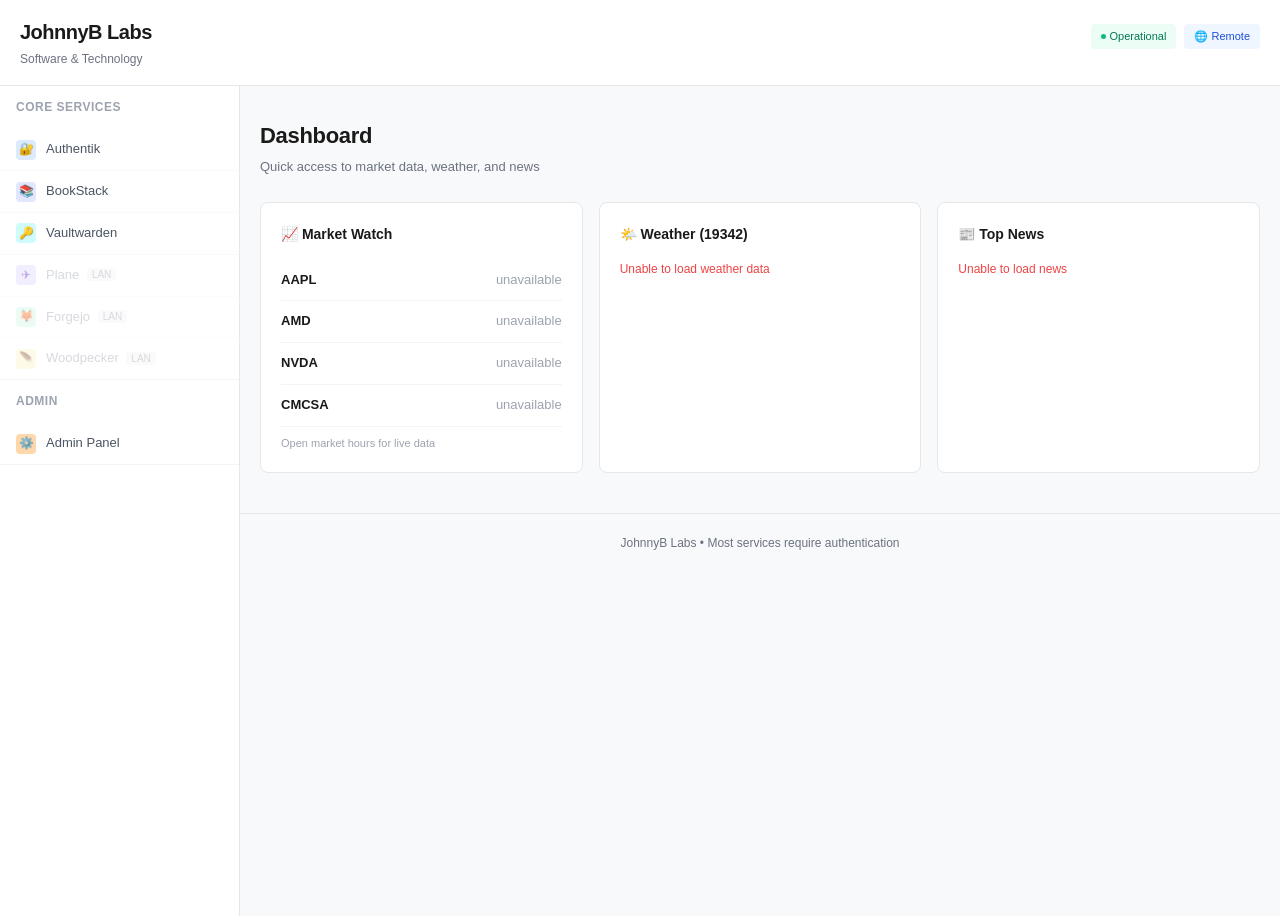
<file: platform/landing/index.html>
<!DOCTYPE html>
<html lang="en">
<head>
    <meta charset="UTF-8">
    <meta name="viewport" content="width=device-width, initial-scale=1.0">
    <title>JohnnyB Labs — Software & Technology</title>
    <style>
        * {
            margin: 0;
            padding: 0;
            box-sizing: border-box;
        }

        body {
            font-family: -apple-system, BlinkMacSystemFont, 'Segoe UI', 'Helvetica Neue', sans-serif;
            background: #f8f9fa;
            color: #1a1a1a;
            line-height: 1.6;
        }

        .header-bar {
            background: white;
            border-bottom: 1px solid #e5e7eb;
            padding: 16px 0;
            position: sticky;
            top: 0;
            z-index: 100;
            display: flex;
            align-items: center;
            gap: 16px;
        }

        .menu-toggle {
            display: none;
            background: none;
            border: none;
            font-size: 24px;
            cursor: pointer;
            padding: 8px 12px;
        }

        .container {
            max-width: 1400px;
            margin: 0 auto;
            padding: 0 20px;
        }

        .header-content {
            display: flex;
            align-items: baseline;
            justify-content: space-between;
            flex: 1;
        }

        .header-branding h1 {
            font-size: 20px;
            font-weight: 600;
            letter-spacing: -0.5px;
        }

        .header-branding p {
            font-size: 12px;
            color: #6b7280;
            margin-top: 2px;
        }

        .header-status {
            display: flex;
            align-items: center;
            gap: 8px;
            font-size: 12px;
            color: #6b7280;
        }

        .status-indicator {
            display: inline-flex;
            align-items: center;
            gap: 4px;
            padding: 4px 10px;
            background: #ecfdf5;
            color: #047857;
            border-radius: 4px;
            font-weight: 500;
            font-size: 11px;
        }

        .status-dot {
            width: 5px;
            height: 5px;
            border-radius: 50%;
            background: #10b981;
            animation: pulse 2s infinite;
        }

        @keyframes pulse {
            0%, 100% { opacity: 1; }
            50% { opacity: 0.5; }
        }

        .main-wrapper {
            display: flex;
            min-height: calc(100vh - 70px);
        }

        .sidebar {
            width: 240px;
            background: white;
            border-right: 1px solid #e5e7eb;
            padding: 0;
            position: sticky;
            top: 70px;
            height: calc(100vh - 70px);
            overflow-y: auto;
        }

        .sidebar-section {
            border-bottom: 1px solid #f3f4f6;
        }

        .sidebar-header {
            padding: 12px 16px;
            font-size: 12px;
            font-weight: 600;
            color: #9ca3af;
            text-transform: uppercase;
            letter-spacing: 0.5px;
        }

        .sidebar-menu {
            list-style: none;
        }

        .sidebar-menu li {
            border-bottom: 1px solid #f9fafb;
        }

        .sidebar-menu li:last-child {
            border-bottom: none;
        }

        .sidebar-menu a {
            display: flex;
            align-items: center;
            gap: 10px;
            padding: 10px 16px;
            color: #4b5563;
            text-decoration: none;
            font-size: 13px;
            transition: all 0.2s ease;
        }

        .sidebar-menu a:hover {
            background: #f9fafb;
            color: #1a1a1a;
            padding-left: 18px;
        }

        .sidebar-badge {
            display: inline-flex;
            align-items: center;
            justify-content: center;
            width: 20px;
            height: 20px;
            background: var(--badge-bg);
            color: var(--badge-color);
            border-radius: 4px;
            font-size: 12px;
            flex-shrink: 0;
        }

        .main-content {
            flex: 1;
            padding: 32px 0;
        }

        .dashboard-header {
            margin-bottom: 24px;
        }

        .dashboard-header h2 {
            font-size: 22px;
            font-weight: 600;
            margin-bottom: 4px;
            letter-spacing: -0.3px;
        }

        .dashboard-header p {
            font-size: 13px;
            color: #6b7280;
        }

        .widgets-grid {
            display: grid;
            grid-template-columns: repeat(auto-fit, minmax(280px, 1fr));
            gap: 16px;
            margin-bottom: 40px;
        }

        .widget {
            background: white;
            border: 1px solid #e5e7eb;
            border-radius: 8px;
            padding: 20px;
        }

        .widget h3 {
            font-size: 14px;
            font-weight: 600;
            margin-bottom: 14px;
            color: #1a1a1a;
        }

        .stock-ticker {
            display: flex;
            justify-content: space-between;
            align-items: center;
            padding: 10px 0;
            border-bottom: 1px solid #f3f4f6;
            font-size: 13px;
        }

        .stock-ticker:last-child {
            border-bottom: none;
        }

        .stock-symbol {
            font-weight: 600;
            color: #1a1a1a;
        }

        .stock-price {
            text-align: right;
        }

        .stock-change {
            font-size: 12px;
            margin-left: 10px;
        }

        .stock-up {
            color: #10b981;
        }

        .stock-down {
            color: #ef4444;
        }

        .weather-main {
            text-align: center;
            padding: 14px;
            background: #f8f9fa;
            border-radius: 6px;
            margin-bottom: 12px;
        }

        .weather-temp {
            font-size: 28px;
            font-weight: 600;
            color: #1a1a1a;
        }

        .weather-condition {
            font-size: 12px;
            color: #6b7280;
            margin-top: 2px;
        }

        .weather-details {
            display: grid;
            grid-template-columns: 1fr 1fr;
            gap: 10px;
        }

        .weather-detail {
            font-size: 12px;
            color: #6b7280;
            padding: 10px;
            background: #f8f9fa;
            border-radius: 6px;
        }

        .weather-detail-label {
            font-weight: 500;
            color: #1a1a1a;
            font-size: 11px;
        }

        .news-item {
            padding: 10px 0;
            border-bottom: 1px solid #f3f4f6;
            font-size: 12px;
            line-height: 1.5;
        }

        .news-item:last-child {
            border-bottom: none;
        }

        .news-title {
            font-weight: 500;
            color: #1a1a1a;
            margin-bottom: 3px;
        }

        .news-source {
            color: #9ca3af;
            font-size: 11px;
        }

        .loading {
            color: #9ca3af;
            font-style: italic;
            font-size: 13px;
        }

        .error {
            color: #ef4444;
            font-size: 12px;
        }

        footer {
            padding: 20px 0 16px;
            text-align: center;
            color: #6b7280;
            font-size: 12px;
            border-top: 1px solid #e5e7eb;
            margin-top: 40px;
        }

        /* Service color schemes */
        .service-authentik { --badge-bg: #dbeafe; --badge-color: #1e40af; }
        .service-bookstack { --badge-bg: #e0e7ff; --badge-color: #312e81; }
        .service-pihole { --badge-bg: #fecaca; --badge-color: #7f1d1d; }
        .service-ollama { --badge-bg: #d8b4fe; --badge-color: #581c87; }
        .service-plane { --badge-bg: #ddd6fe; --badge-color: #5b21b6; }
        .service-forgejo { --badge-bg: #d1fae5; --badge-color: #065f46; }
        .service-woodpecker { --badge-bg: #fef3c7; --badge-color: #92400e; }
        .service-vaultwarden { --badge-bg: #cffafe; --badge-color: #155e75; }
        .service-admin { --badge-bg: #fed7aa; --badge-color: #92400e; }

        /* Plane widget */
        .plane-widget-links {
            display: grid;
            grid-template-columns: 1fr 1fr;
            gap: 8px;
            margin-top: 4px;
        }

        .plane-link-card {
            display: block;
            padding: 10px 12px;
            background: #f5f3ff;
            border: 1px solid #e9d5ff;
            border-radius: 6px;
            text-decoration: none;
            color: #5b21b6;
            font-size: 12px;
            font-weight: 500;
            transition: background 0.15s;
        }

        .plane-link-card:hover {
            background: #ede9fe;
        }

        .plane-link-card .plane-link-label {
            display: block;
            color: #7c3aed;
            font-size: 11px;
            font-weight: 400;
            margin-bottom: 2px;
        }

        .plane-issues-list {
            margin-top: 12px;
            font-size: 12px;
        }

        .plane-issue-item {
            display: flex;
            align-items: flex-start;
            gap: 8px;
            padding: 6px 0;
            border-bottom: 1px solid #f3f4f6;
            color: #374151;
            text-decoration: none;
        }

        .plane-issue-item:last-child { border-bottom: none; }

        .plane-issue-item:hover .plane-issue-title { color: #5b21b6; }

        .plane-issue-id {
            font-size: 10px;
            color: #9ca3af;
            white-space: nowrap;
            margin-top: 1px;
            min-width: 56px;
        }

        .plane-issue-title {
            flex: 1;
            line-height: 1.4;
        }

        .plane-issue-status {
            font-size: 10px;
            padding: 2px 6px;
            border-radius: 3px;
            white-space: nowrap;
        }

        .status-in-progress { background: #fef3c7; color: #92400e; }
        .status-todo { background: #f3f4f6; color: #6b7280; }

        .plane-loading {
            color: #9ca3af;
            font-style: italic;
            font-size: 12px;
            padding: 8px 0;
        }

        .lan-only-badge {
            font-size: 10px;
            color: #9ca3af;
            background: #f3f4f6;
            border-radius: 3px;
            padding: 1px 5px;
            margin-left: 4px;
            vertical-align: middle;
        }

        .context-banner {
            font-size: 11px;
            padding: 4px 10px;
            border-radius: 4px;
            font-weight: 500;
        }

        .context-lan { background: #ecfdf5; color: #047857; }
        .context-wan { background: #eff6ff; color: #1d4ed8; }

        @media (max-width: 768px) {
            .menu-toggle {
                display: block;
            }

            .sidebar {
                position: fixed;
                left: 0;
                top: 70px;
                width: 240px;
                height: calc(100vh - 70px);
                transform: translateX(-100%);
                transition: transform 0.3s ease;
                z-index: 50;
            }

            .sidebar.open {
                transform: translateX(0);
            }

            .main-wrapper {
                position: relative;
            }

            .main-content {
                padding: 20px;
            }

            .dashboard-header h2 {
                font-size: 18px;
            }

            .widgets-grid {
                grid-template-columns: 1fr;
                gap: 12px;
            }

            .widget {
                padding: 16px;
            }

            .header-bar {
                padding: 12px 0;
            }

            .header-branding h1 {
                font-size: 18px;
            }
        }
    </style>
</head>
<body>
    <div class="header-bar">
        <div class="container" style="width: 100%; display: flex; align-items: center; gap: 16px;">
            <button class="menu-toggle" id="menuToggle">☰</button>
            <div class="header-content">
                <div class="header-branding">
                    <h1>JohnnyB Labs</h1>
                    <p>Software & Technology</p>
                </div>
                <div class="header-status">
                    <span class="status-indicator">
                        <span class="status-dot"></span>
                        Operational
                    </span>
                    <span id="context-badge" class="context-banner"></span>
                </div>
            </div>
        </div>
    </div>

    <div class="main-wrapper">
        <aside class="sidebar" id="sidebar">
            <!-- Rendered by buildSidebar() based on LAN/WAN context -->
        </aside>

        <main class="main-content">
            <div class="container">
                <div class="dashboard-header">
                    <h2>Dashboard</h2>
                    <p>Quick access to market data, weather, and news</p>
                </div>

                <div class="widgets-grid">
                    <!-- Stock Widget -->
                    <div class="widget">
                        <h3>📈 Market Watch</h3>
                        <div id="stocks-container">
                            <div class="loading">Loading stock data...</div>
                        </div>
                    </div>

                    <!-- Weather Widget -->
                    <div class="widget">
                        <h3>🌤️ Weather (19342)</h3>
                        <div id="weather-container">
                            <div class="loading">Loading weather...</div>
                        </div>
                    </div>

                    <!-- News Widget -->
                    <div class="widget">
                        <h3>📰 Top News</h3>
                        <div id="news-container">
                            <div class="loading">Loading news...</div>
                        </div>
                    </div>

                    <!-- Plane Widget (LAN only — hidden on WAN by JS) -->
                    <div class="widget" id="plane-widget">
                        <h3>✈ Plane — Homelab</h3>
                        <div class="plane-widget-links">
                            <a href="http://plane.geek/homelab/" class="plane-link-card">
                                <span class="plane-link-label">Workspace</span>
                                Homelab
                            </a>
                            <a href="http://plane.geek/homelab/projects/3a112e11-521f-459e-8ac9-f7bb6259cbd8/issues/" class="plane-link-card">
                                <span class="plane-link-label">Project</span>
                                Infrastructure
                            </a>
                        </div>
                        <div id="plane-issues-container">
                            <div class="plane-loading">Loading open issues...</div>
                        </div>
                    </div>
                </div>
            </div>

            <footer>
                <div class="container">
                    <p>JohnnyB Labs • Most services require authentication</p>
                </div>
            </footer>
        </main>
    </div>

    <script>
        // ── Context detection ──────────────────────────────────────────────
        // LAN: served from geek, *.geek, or 192.168.x.x
        // WAN: anything else (landing.johnnyblabs.com, etc.)
        const IS_LAN = (() => {
            const h = window.location.hostname;
            return h === 'geek' || h.endsWith('.geek') || /^192\.168\./.test(h) || h === 'localhost';
        })();

        // ── Service definitions ────────────────────────────────────────────
        // lan: null means LAN-only (hidden on WAN); wan: null means no public URL
        const SERVICES = {
            'Core Services': [
                { label: 'Authentik',  icon: '🔐', cls: 'service-authentik',
                  lan: 'http://auth.geek',               wan: 'https://auth.johnnyblabs.com' },
                { label: 'BookStack',  icon: '📚', cls: 'service-bookstack',
                  lan: 'http://bookstack.geek',           wan: 'https://bookstack.johnnyblabs.com' },
                { label: 'Plane',      icon: '✈',  cls: 'service-plane',
                  lan: 'http://plane.geek',               wan: null },
                { label: 'Forgejo',    icon: '🦊', cls: 'service-forgejo',
                  lan: 'http://forgejo.geek',             wan: null },
                { label: 'Woodpecker', icon: '🪶', cls: 'service-woodpecker',
                  lan: 'http://woodpecker.geek',          wan: null },
                { label: 'Vaultwarden', icon: '🔑', cls: 'service-vaultwarden',
                  lan: 'http://vaultwarden.geek',         wan: 'https://vaultwarden.johnnyblabs.com' },
            ],
            'Network': [
                { label: 'Pi-hole',    icon: '🛡️', cls: 'service-pihole',
                  lan: 'http://pihole.geek/admin',        wan: null },
            ],
            'AI & Models': [
                { label: 'Ollama',     icon: '🤖', cls: 'service-ollama',
                  lan: 'http://ollama.geek',              wan: null },
            ],
            'Admin': [
                { label: 'Admin Panel', icon: '⚙️', cls: 'service-admin',
                  lan: 'http://auth.geek/if/admin/',      wan: 'https://auth.johnnyblabs.com/if/admin/' },
            ],
        };

        function buildSidebar() {
            const sidebar = document.getElementById('sidebar');
            let html = '';

            for (const [section, items] of Object.entries(SERVICES)) {
                const visible = items.filter(s => IS_LAN ? s.lan : s.wan);
                if (visible.length === 0) continue;

                const rows = visible.map(s => {
                    const url  = IS_LAN ? s.lan : s.wan;
                    const badge = (!IS_LAN && !s.wan)
                        ? '' // filtered out above
                        : '';
                    return `<li>
                        <a href="${url}" class="${s.cls}">
                            <span class="sidebar-badge">${s.icon}</span>
                            <span>${s.label}</span>
                        </a>
                    </li>`;
                }).join('');

                // Show LAN-only items in WAN view as greyed-out hint
                const lanOnly = !IS_LAN ? items.filter(s => !s.wan).map(s => `
                    <li style="opacity:0.4;cursor:default">
                        <span class="${s.cls}" style="display:flex;align-items:center;gap:10px;padding:10px 16px;font-size:13px;color:#9ca3af">
                            <span class="sidebar-badge">${s.icon}</span>
                            <span>${s.label} <span class="lan-only-badge">LAN</span></span>
                        </span>
                    </li>`).join('') : '';

                html += `<div class="sidebar-section">
                    <div class="sidebar-header">${section}</div>
                    <ul class="sidebar-menu">${rows}${lanOnly}</ul>
                </div>`;
            }

            sidebar.innerHTML = html;

            // Re-bind close-on-click for mobile
            sidebar.querySelectorAll('a').forEach(a =>
                a.addEventListener('click', () => sidebar.classList.remove('open'))
            );
        }

        function setBadge() {
            const badge = document.getElementById('context-badge');
            if (IS_LAN) {
                badge.textContent = '🏠 LAN';
                badge.className = 'context-banner context-lan';
            } else {
                badge.textContent = '🌐 Remote';
                badge.className = 'context-banner context-wan';
            }
        }

        // ── Sidebar toggle (mobile) ────────────────────────────────────────
        const menuToggle = document.getElementById('menuToggle');
        const sidebar = document.getElementById('sidebar');

        menuToggle.addEventListener('click', () => {
            sidebar.classList.toggle('open');
        });

        // Close sidebar when a link is clicked
        document.querySelectorAll('.sidebar-menu a').forEach(link => {
            link.addEventListener('click', () => {
                sidebar.classList.remove('open');
            });
        });

        // Stock ticker — live prices via Yahoo Finance (no key needed)
        async function loadStocks() {
            const container = document.getElementById('stocks-container');
            const symbols = ['AAPL', 'AMD', 'NVDA', 'CMCSA'];

            try {
                const results = await Promise.all(symbols.map(async sym => {
                    const r = await fetch(
                        `https://query1.finance.yahoo.com/v8/finance/chart/${sym}?interval=1d&range=2d`,
                        { headers: { 'Accept': 'application/json' } }
                    );
                    const d = await r.json();
                    const meta = d.chart.result[0].meta;
                    const price = meta.regularMarketPrice;
                    const prev = meta.chartPreviousClose;
                    const change = price - prev;
                    const changePct = (change / prev * 100).toFixed(2);
                    return { sym, price, change, changePct };
                }));

                container.innerHTML = results.map(({ sym, price, change, changePct }) => `
                    <div class="stock-ticker">
                        <span class="stock-symbol">${sym}</span>
                        <span class="stock-price">$${price.toFixed(2)}
                            <span class="stock-change ${change >= 0 ? 'stock-up' : 'stock-down'}">
                                ${change >= 0 ? '+' : ''}${changePct}%
                            </span>
                        </span>
                    </div>`).join('');
            } catch (e) {
                // Fallback to static if CORS blocks
                container.innerHTML = `
                    <div class="stock-ticker"><span class="stock-symbol">AAPL</span><span class="stock-price" style="color:#9ca3af">unavailable</span></div>
                    <div class="stock-ticker"><span class="stock-symbol">AMD</span><span class="stock-price" style="color:#9ca3af">unavailable</span></div>
                    <div class="stock-ticker"><span class="stock-symbol">NVDA</span><span class="stock-price" style="color:#9ca3af">unavailable</span></div>
                    <div class="stock-ticker"><span class="stock-symbol">CMCSA</span><span class="stock-price" style="color:#9ca3af">unavailable</span></div>
                    <div style="font-size:11px;color:#9ca3af;margin-top:8px">Open market hours for live data</div>`;
            }
        }

        // Plane open issues widget (LAN only)
        async function loadPlaneIssues() {
            const container = document.getElementById('plane-issues-container');
            if (!container) return;

            if (!IS_LAN) {
                container.innerHTML = '<div class="plane-loading">Available on LAN only</div>';
                return;
            }

            const workspace = 'homelab';
            const project = '3a112e11-521f-459e-8ac9-f7bb6259cbd8';

            try {
                const r = await fetch(
                    `http://plane.geek/api/workspaces/${workspace}/projects/${project}/issues/?state_group=started,unstarted&per_page=6`,
                    { credentials: 'include' }
                );

                if (!r.ok) {
                    container.innerHTML = '<div class="plane-loading"><a href="http://plane.geek" style="color:#7c3aed">Sign in to Plane</a> to see open issues</div>';
                    return;
                }

                const data = await r.json();
                const issues = (data.results || []).slice(0, 6);

                if (issues.length === 0) {
                    container.innerHTML = '<div class="plane-loading">No open issues 🎉</div>';
                    return;
                }

                container.innerHTML = '<div class="plane-issues-list">' + issues.map(issue => {
                    const isInProgress = issue.state_detail?.group === 'started';
                    const statusClass = isInProgress ? 'status-in-progress' : 'status-todo';
                    const statusLabel = isInProgress ? 'In Progress' : 'Todo';
                    return `<a class="plane-issue-item" href="http://plane.geek/${workspace}/projects/${project}/issues/${issue.id}/" target="_blank">
                        <span class="plane-issue-id">INFRA-${issue.sequence_id}</span>
                        <span class="plane-issue-title">${issue.name}</span>
                        <span class="plane-issue-status ${statusClass}">${statusLabel}</span>
                    </a>`;
                }).join('') + '</div>';
            } catch (e) {
                container.innerHTML = '<div class="plane-loading">Could not reach Plane</div>';
            }
        }

        // Fetch weather data
        async function loadWeather() {
            const container = document.getElementById('weather-container');
            const latitude = 39.8;
            const longitude = -75.6;

            try {
                const response = await fetch(
                    `https://api.open-meteo.com/v1/forecast?latitude=${latitude}&longitude=${longitude}&current=temperature_2m,weather_code&temperature_unit=fahrenheit&timezone=auto`
                );
                const data = await response.json();
                const current = data.current;

                const weatherDesc = getWeatherDescription(current.weather_code);
                const html = `
                    <div class="weather-main">
                        <div class="weather-temp">${Math.round(current.temperature_2m)}°F</div>
                        <div class="weather-condition">${weatherDesc}</div>
                    </div>
                    <div class="weather-details">
                        <div class="weather-detail">
                            <div class="weather-detail-label">Location</div>
                            19342, PA
                        </div>
                    </div>
                `;

                container.innerHTML = html;
            } catch (error) {
                container.innerHTML = '<div class="error">Unable to load weather data</div>';
                console.error('Weather error:', error);
            }
        }

        function getWeatherDescription(code) {
            const weatherCodes = {
                0: 'Clear', 1: 'Mainly clear', 2: 'Partly cloudy', 3: 'Overcast',
                45: 'Foggy', 48: 'Foggy', 51: 'Light drizzle', 53: 'Drizzle',
                55: 'Heavy drizzle', 61: 'Slight rain', 63: 'Rain', 65: 'Heavy rain',
                71: 'Slight snow', 73: 'Snow', 75: 'Heavy snow', 77: 'Snow grains',
                80: 'Rain showers', 81: 'Rain showers', 82: 'Heavy rain showers',
                85: 'Snow showers', 86: 'Heavy snow showers', 95: 'Thunderstorm',
                96: 'Thunderstorm w/ hail', 99: 'Thunderstorm w/ hail'
            };
            return weatherCodes[code] || 'Unknown';
        }

        // Fetch top news from HackerNews (has built-in CORS)
        async function loadNews() {
            const container = document.getElementById('news-container');

            try {
                // Get top story IDs from HackerNews
                const topStoriesResponse = await fetch('https://hacker-news.firebaseio.com/v0/topstories.json');
                const storyIds = await topStoriesResponse.json();

                // Fetch first 5 stories
                const stories = [];
                for (let i = 0; i < 5 && i < storyIds.length; i++) {
                    const storyResponse = await fetch(`https://hacker-news.firebaseio.com/v0/item/${storyIds[i]}.json`);
                    const story = await storyResponse.json();
                    if (story.title && story.url) {
                        stories.push({
                            title: story.title,
                            source: new URL(story.url).hostname
                        });
                    }
                }

                if (stories.length > 0) {
                    const html = stories.map(story => `
                        <div class="news-item">
                            <div class="news-title">${story.title}</div>
                            <div class="news-source">${story.source}</div>
                        </div>
                    `).join('');

                    container.innerHTML = html;
                } else {
                    container.innerHTML = '<div class="error">No news available</div>';
                }
            } catch (error) {
                container.innerHTML = '<div class="error">Unable to load news</div>';
                console.error('News error:', error);
            }
        }

        // Load widgets on page load
        document.addEventListener('DOMContentLoaded', () => {
            buildSidebar();
            setBadge();

            // Hide Plane widget on WAN
            if (!IS_LAN) {
                const pw = document.getElementById('plane-widget');
                if (pw) pw.style.display = 'none';
            }

            loadStocks();
            loadWeather();
            loadNews();
            loadPlaneIssues();
        });
    </script>
</body>
</html>
</file>
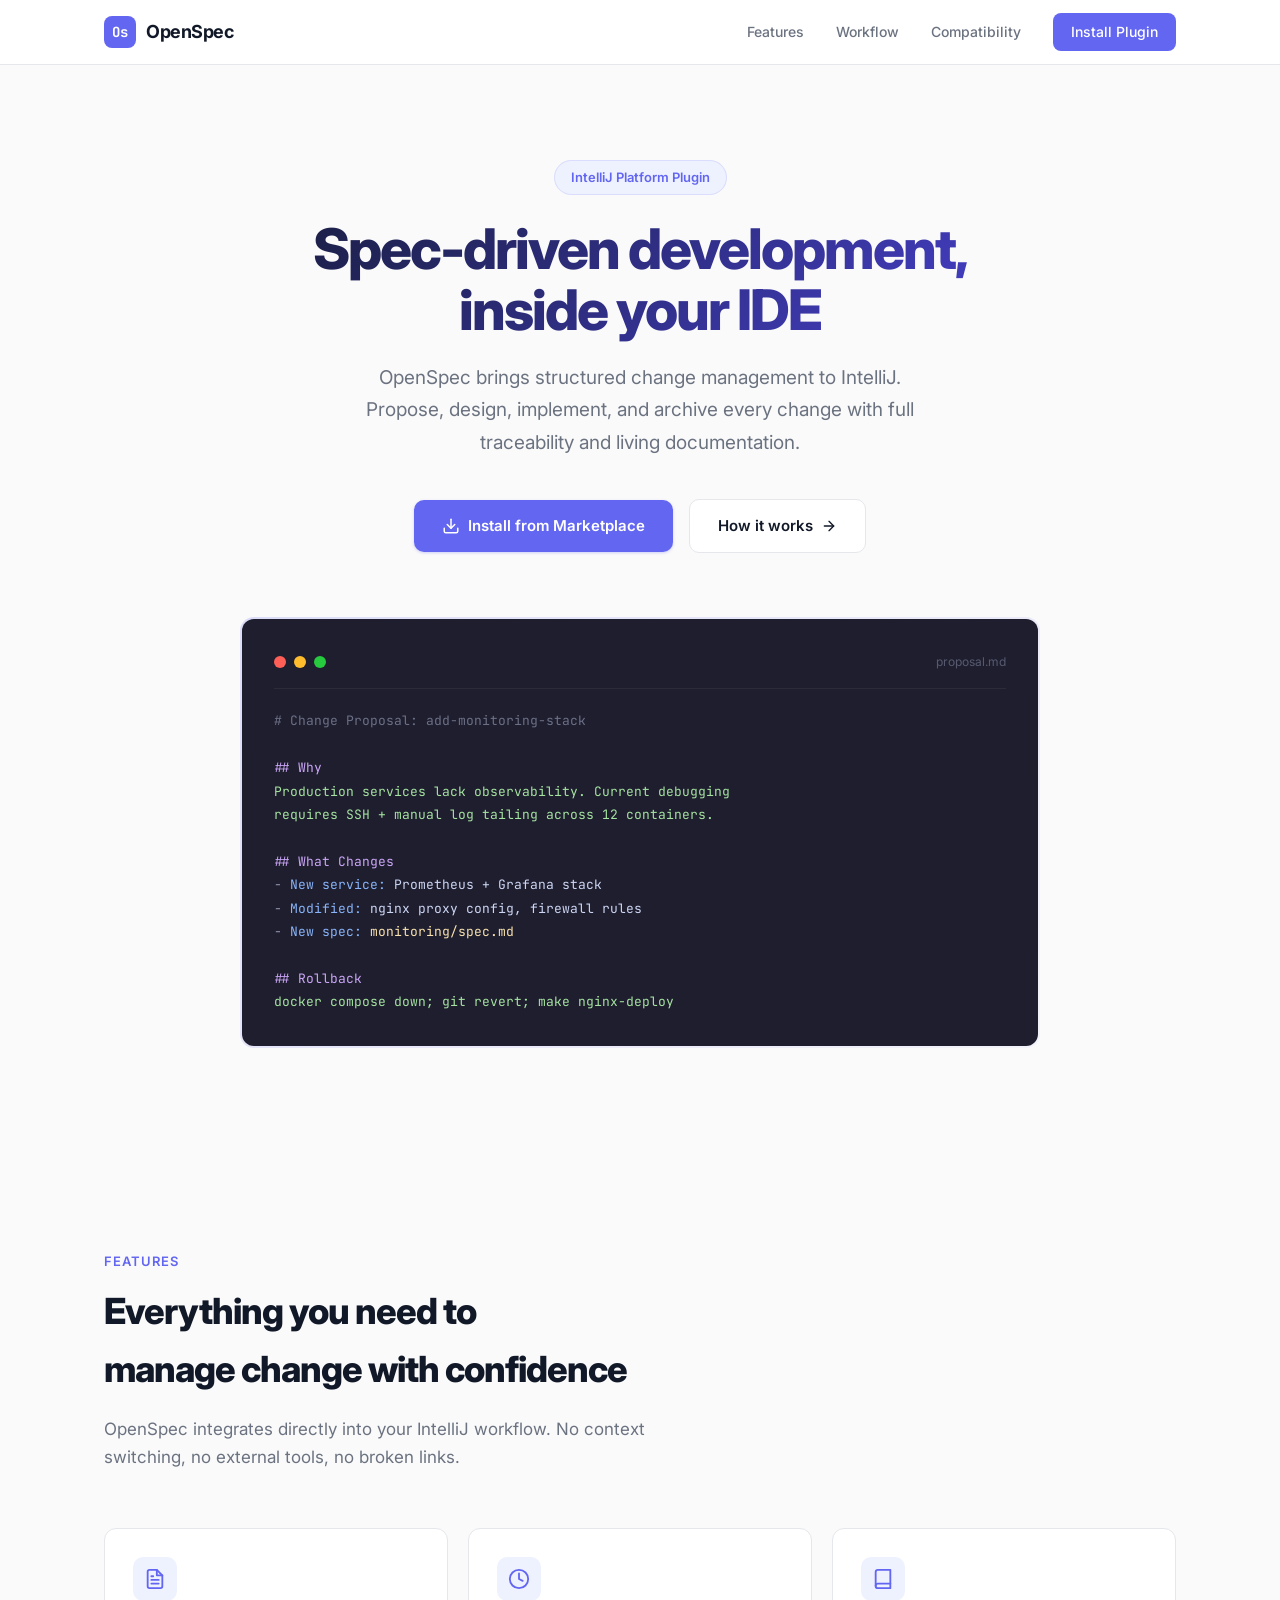
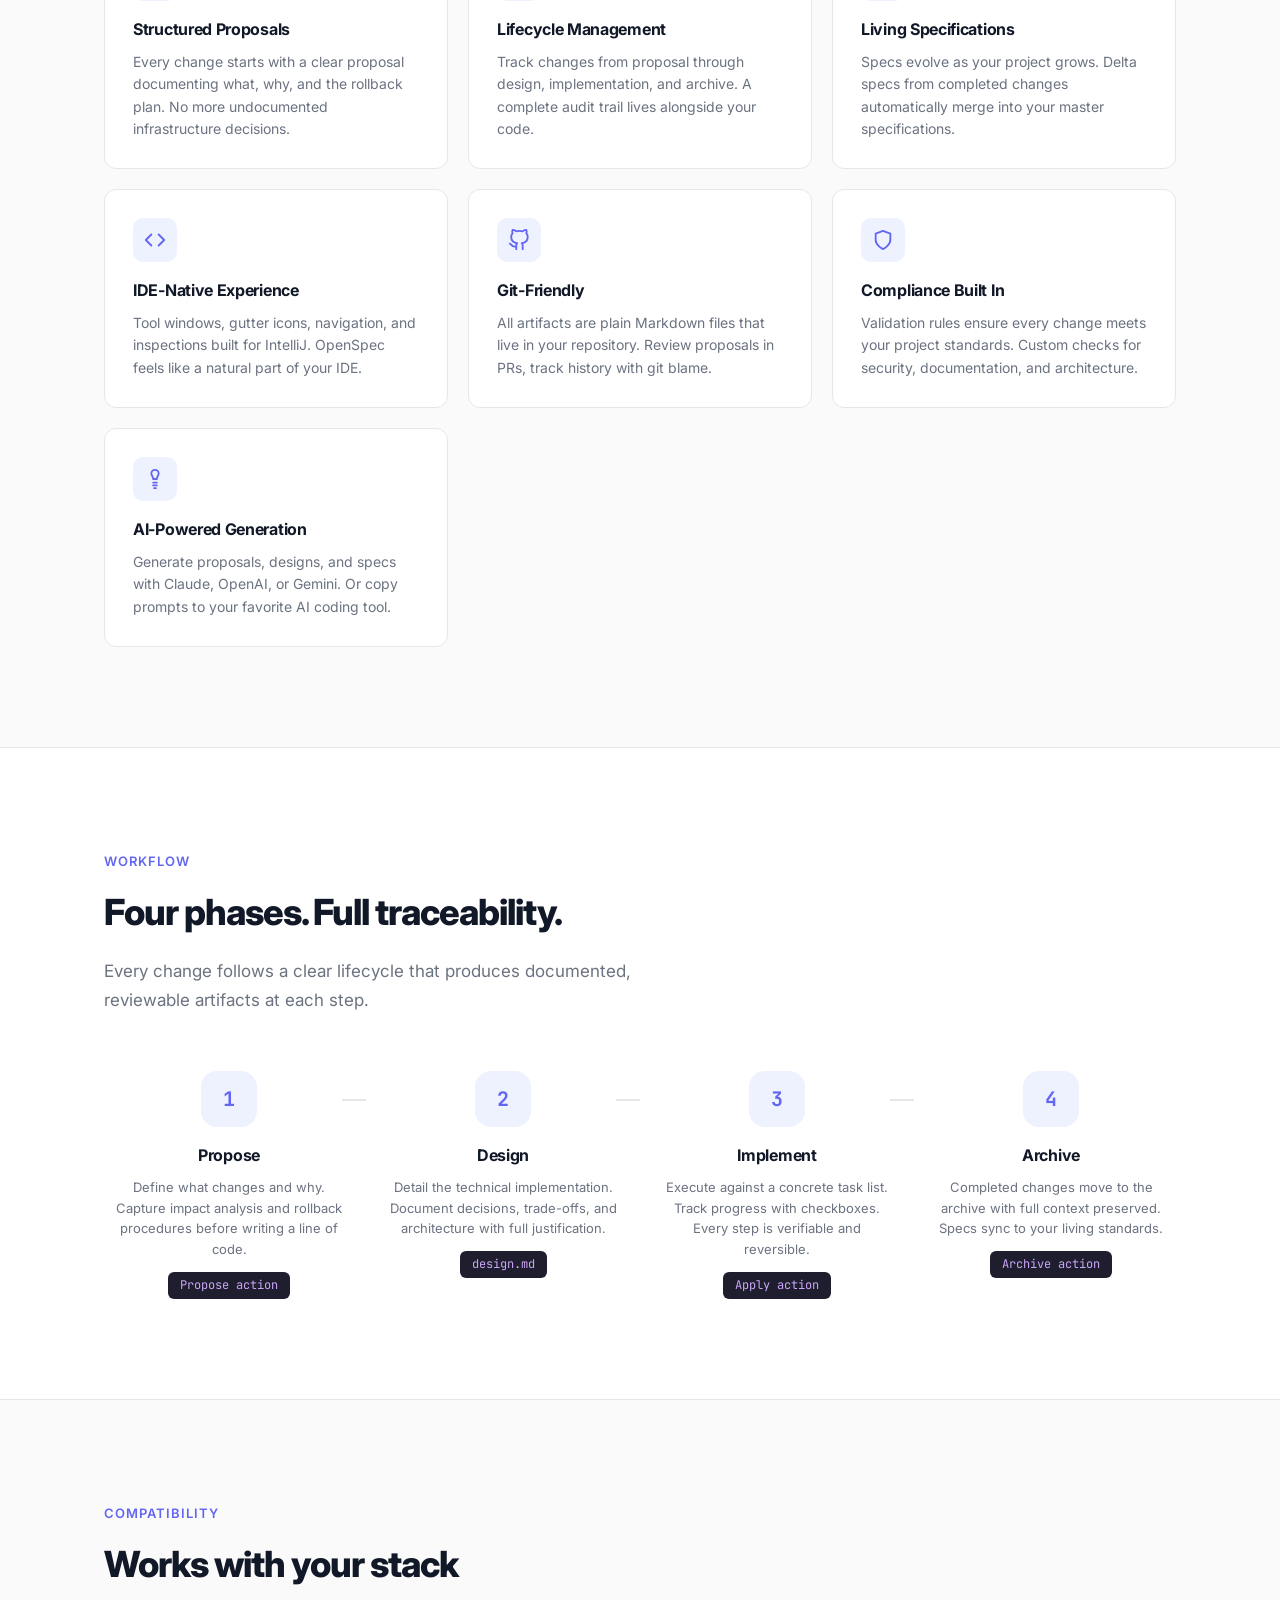
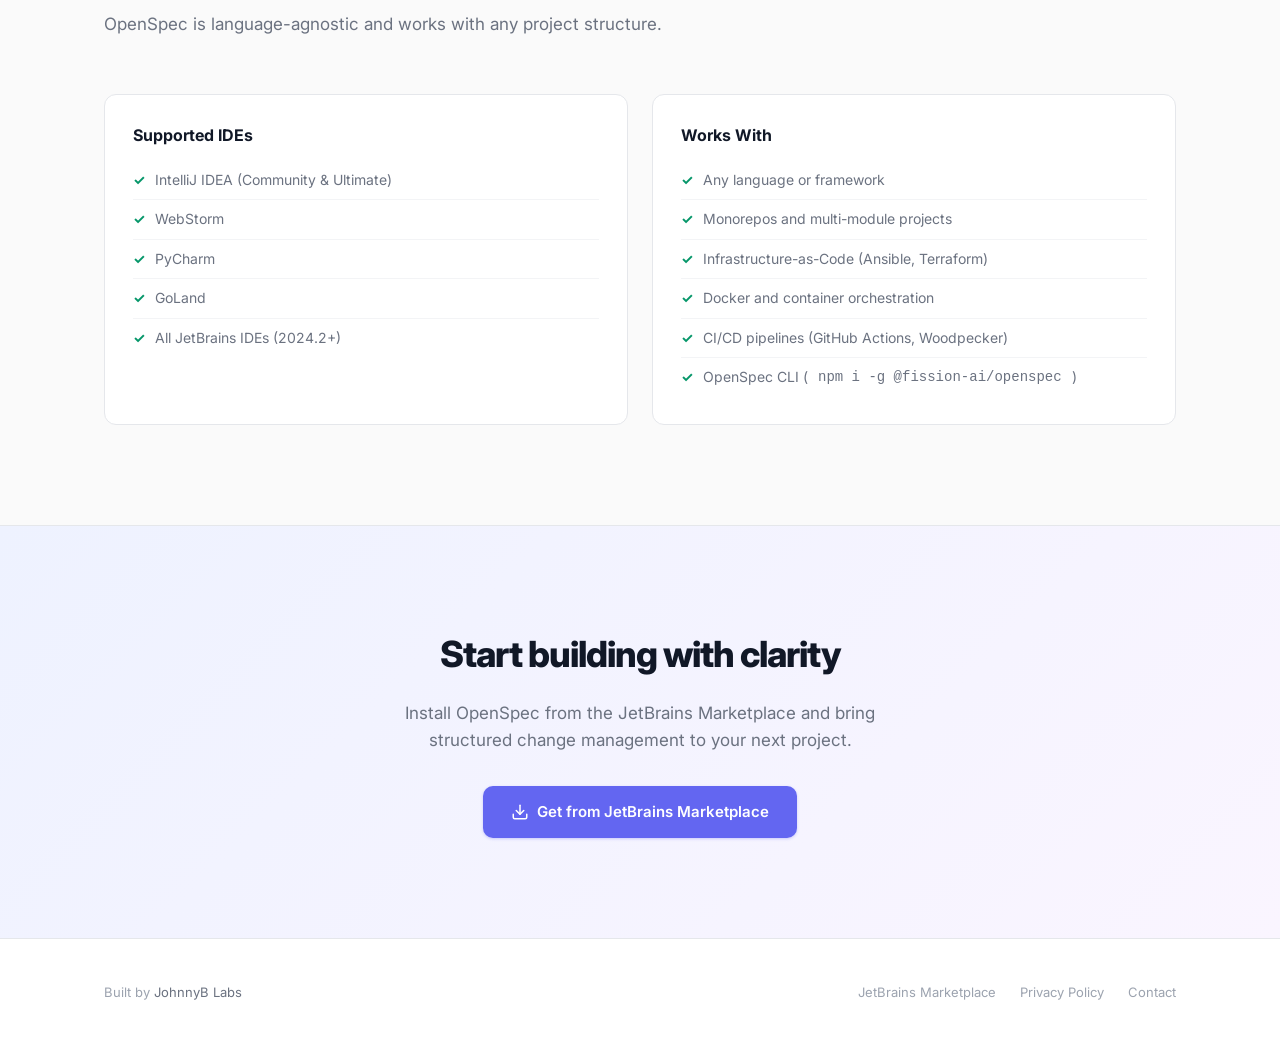
<file: platform/openspec-landing/index.html>
<!DOCTYPE html>
<html lang="en">
<head>
    <meta charset="UTF-8">
    <meta name="viewport" content="width=device-width, initial-scale=1.0">
    <title>OpenSpec — Spec-Driven Development for IntelliJ</title>
    <meta name="description" content="OpenSpec is an IntelliJ plugin that brings structured, spec-driven workflows to your IDE. Propose, design, implement, and archive changes with full traceability.">
    <meta property="og:title" content="OpenSpec — Spec-Driven Development for IntelliJ">
    <meta property="og:description" content="Structured change management inside your IDE. Propose, design, implement, and archive with full traceability.">
    <meta property="og:type" content="website">
    <meta property="og:url" content="https://openspec.johnnyblabs.com">
    <link rel="preconnect" href="https://fonts.googleapis.com">
    <link rel="preconnect" href="https://fonts.gstatic.com" crossorigin>
    <link href="https://fonts.googleapis.com/css2?family=Inter:wght@400;500;600;700;800&family=JetBrains+Mono:wght@400;500&display=swap" rel="stylesheet">
    <style>
        *, *::before, *::after {
            margin: 0;
            padding: 0;
            box-sizing: border-box;
        }

        :root {
            --color-bg: #fafafa;
            --color-surface: #ffffff;
            --color-text: #111827;
            --color-text-secondary: #6b7280;
            --color-text-tertiary: #9ca3af;
            --color-border: #e5e7eb;
            --color-accent: #6366f1;
            --color-accent-light: #eef2ff;
            --color-accent-dark: #4f46e5;
            --color-success: #059669;
            --color-success-light: #ecfdf5;
            --font-sans: 'Inter', -apple-system, BlinkMacSystemFont, 'Segoe UI', sans-serif;
            --font-mono: 'JetBrains Mono', 'Fira Code', monospace;
        }

        html {
            scroll-behavior: smooth;
        }

        body {
            font-family: var(--font-sans);
            background: var(--color-bg);
            color: var(--color-text);
            line-height: 1.6;
            -webkit-font-smoothing: antialiased;
        }

        .container {
            max-width: 1120px;
            margin: 0 auto;
            padding: 0 24px;
        }

        /* ── Navigation ─────────────────────────────── */
        nav {
            position: fixed;
            top: 0;
            left: 0;
            right: 0;
            z-index: 100;
            background: rgba(255, 255, 255, 0.92);
            backdrop-filter: blur(12px);
            border-bottom: 1px solid var(--color-border);
        }

        .nav-inner {
            display: flex;
            align-items: center;
            justify-content: space-between;
            height: 64px;
        }

        .nav-brand {
            display: flex;
            align-items: center;
            gap: 10px;
            text-decoration: none;
            color: var(--color-text);
        }

        .nav-logo {
            width: 32px;
            height: 32px;
            background: var(--color-accent);
            border-radius: 8px;
            display: flex;
            align-items: center;
            justify-content: center;
            color: white;
            font-family: var(--font-mono);
            font-weight: 700;
            font-size: 14px;
        }

        .nav-brand-text {
            font-weight: 700;
            font-size: 18px;
            letter-spacing: -0.5px;
        }

        .nav-links {
            display: flex;
            align-items: center;
            gap: 32px;
            list-style: none;
        }

        .nav-links a {
            color: var(--color-text-secondary);
            text-decoration: none;
            font-size: 14px;
            font-weight: 500;
            transition: color 0.2s;
        }

        .nav-links a:hover {
            color: var(--color-text);
        }

        .nav-cta {
            display: inline-flex;
            align-items: center;
            gap: 6px;
            padding: 8px 18px;
            background: var(--color-accent);
            color: white !important;
            border-radius: 8px;
            font-weight: 600;
            font-size: 13px;
            transition: background 0.2s;
        }

        .nav-cta:hover {
            background: var(--color-accent-dark);
        }

        /* ── Hero ────────────────────────────────────── */
        .hero {
            padding: 160px 0 100px;
            text-align: center;
        }

        .hero-badge {
            display: inline-flex;
            align-items: center;
            gap: 8px;
            padding: 6px 16px;
            background: var(--color-accent-light);
            color: var(--color-accent);
            border-radius: 100px;
            font-size: 13px;
            font-weight: 600;
            margin-bottom: 24px;
            border: 1px solid rgba(99, 102, 241, 0.15);
        }

        .hero h1 {
            font-size: 56px;
            font-weight: 800;
            letter-spacing: -2px;
            line-height: 1.1;
            margin-bottom: 20px;
            background: linear-gradient(135deg, #111827 0%, #4f46e5 100%);
            -webkit-background-clip: text;
            -webkit-text-fill-color: transparent;
            background-clip: text;
        }

        .hero p {
            font-size: 19px;
            color: var(--color-text-secondary);
            max-width: 600px;
            margin: 0 auto 40px;
            line-height: 1.7;
        }

        .hero-actions {
            display: flex;
            align-items: center;
            justify-content: center;
            gap: 16px;
            flex-wrap: wrap;
        }

        .btn-primary {
            display: inline-flex;
            align-items: center;
            gap: 8px;
            padding: 14px 28px;
            background: var(--color-accent);
            color: white;
            border-radius: 10px;
            text-decoration: none;
            font-weight: 600;
            font-size: 15px;
            transition: all 0.2s;
            box-shadow: 0 1px 3px rgba(99, 102, 241, 0.3);
        }

        .btn-primary:hover {
            background: var(--color-accent-dark);
            transform: translateY(-1px);
            box-shadow: 0 4px 12px rgba(99, 102, 241, 0.4);
        }

        .btn-secondary {
            display: inline-flex;
            align-items: center;
            gap: 8px;
            padding: 14px 28px;
            background: var(--color-surface);
            color: var(--color-text);
            border: 1px solid var(--color-border);
            border-radius: 10px;
            text-decoration: none;
            font-weight: 600;
            font-size: 15px;
            transition: all 0.2s;
        }

        .btn-secondary:hover {
            border-color: #d1d5db;
            background: #f9fafb;
        }

        .hero-visual {
            margin-top: 64px;
            padding: 2px;
            background: linear-gradient(135deg, rgba(99, 102, 241, 0.2), rgba(99, 102, 241, 0.05));
            border-radius: 14px;
            max-width: 800px;
            margin-left: auto;
            margin-right: auto;
        }

        .hero-code {
            background: #1e1e2e;
            border-radius: 12px;
            padding: 32px;
            text-align: left;
            font-family: var(--font-mono);
            font-size: 13px;
            line-height: 1.8;
            color: #cdd6f4;
            overflow-x: auto;
        }

        .hero-code .comment { color: #6c7086; }
        .hero-code .keyword { color: #cba6f7; }
        .hero-code .string { color: #a6e3a1; }
        .hero-code .property { color: #89b4fa; }
        .hero-code .punctuation { color: #9399b2; }
        .hero-code .type { color: #f9e2af; }

        .hero-code-header {
            display: flex;
            align-items: center;
            gap: 8px;
            margin-bottom: 20px;
            padding-bottom: 16px;
            border-bottom: 1px solid rgba(255, 255, 255, 0.06);
        }

        .hero-code-dot {
            width: 12px;
            height: 12px;
            border-radius: 50%;
        }

        .hero-code-tab {
            margin-left: auto;
            font-size: 12px;
            color: #585b70;
            font-family: var(--font-sans);
        }

        /* ── Features ────────────────────────────────── */
        .features {
            padding: 100px 0;
        }

        .section-label {
            display: inline-block;
            font-size: 13px;
            font-weight: 600;
            color: var(--color-accent);
            text-transform: uppercase;
            letter-spacing: 1px;
            margin-bottom: 12px;
        }

        .section-title {
            font-size: 36px;
            font-weight: 800;
            letter-spacing: -1px;
            margin-bottom: 16px;
        }

        .section-subtitle {
            font-size: 17px;
            color: var(--color-text-secondary);
            max-width: 560px;
            line-height: 1.7;
        }

        .section-header {
            margin-bottom: 56px;
        }

        .features-grid {
            display: grid;
            grid-template-columns: repeat(3, 1fr);
            gap: 20px;
        }

        .feature-card {
            background: var(--color-surface);
            border: 1px solid var(--color-border);
            border-radius: 12px;
            padding: 28px;
            transition: all 0.25s;
        }

        .feature-card:hover {
            border-color: rgba(99, 102, 241, 0.3);
            box-shadow: 0 4px 20px rgba(99, 102, 241, 0.08);
        }

        .feature-icon {
            width: 44px;
            height: 44px;
            background: var(--color-accent-light);
            border-radius: 10px;
            display: flex;
            align-items: center;
            justify-content: center;
            font-size: 20px;
            margin-bottom: 16px;
        }

        .feature-card h3 {
            font-size: 16px;
            font-weight: 700;
            margin-bottom: 8px;
            letter-spacing: -0.3px;
        }

        .feature-card p {
            font-size: 14px;
            color: var(--color-text-secondary);
            line-height: 1.6;
        }

        /* ── Workflow ─────────────────────────────────── */
        .workflow {
            padding: 100px 0;
            background: var(--color-surface);
            border-top: 1px solid var(--color-border);
            border-bottom: 1px solid var(--color-border);
        }

        .workflow-steps {
            display: grid;
            grid-template-columns: repeat(4, 1fr);
            gap: 24px;
            margin-top: 56px;
        }

        .workflow-step {
            position: relative;
            text-align: center;
            padding: 0 8px;
        }

        .workflow-step::after {
            content: '';
            position: absolute;
            top: 28px;
            right: -12px;
            width: 24px;
            height: 2px;
            background: var(--color-border);
        }

        .workflow-step:last-child::after {
            display: none;
        }

        .step-number {
            width: 56px;
            height: 56px;
            background: var(--color-accent-light);
            color: var(--color-accent);
            border-radius: 16px;
            display: inline-flex;
            align-items: center;
            justify-content: center;
            font-family: var(--font-mono);
            font-weight: 700;
            font-size: 20px;
            margin-bottom: 16px;
        }

        .workflow-step h3 {
            font-size: 16px;
            font-weight: 700;
            margin-bottom: 8px;
            letter-spacing: -0.3px;
        }

        .workflow-step p {
            font-size: 13px;
            color: var(--color-text-secondary);
            line-height: 1.6;
        }

        .step-command {
            display: inline-block;
            margin-top: 12px;
            padding: 4px 12px;
            background: #1e1e2e;
            color: #cba6f7;
            border-radius: 6px;
            font-family: var(--font-mono);
            font-size: 12px;
        }

        /* ── Compatibility ───────────────────────────── */
        .compat {
            padding: 100px 0;
        }

        .compat-grid {
            display: grid;
            grid-template-columns: repeat(2, 1fr);
            gap: 24px;
            margin-top: 56px;
        }

        .compat-card {
            background: var(--color-surface);
            border: 1px solid var(--color-border);
            border-radius: 12px;
            padding: 28px;
        }

        .compat-card h3 {
            font-size: 16px;
            font-weight: 700;
            margin-bottom: 12px;
        }

        .compat-list {
            list-style: none;
        }

        .compat-list li {
            display: flex;
            align-items: center;
            gap: 10px;
            padding: 8px 0;
            font-size: 14px;
            color: var(--color-text-secondary);
            border-bottom: 1px solid #f3f4f6;
        }

        .compat-list li:last-child {
            border-bottom: none;
        }

        .compat-check {
            color: var(--color-success);
            font-weight: 700;
            flex-shrink: 0;
        }

        /* ── CTA ─────────────────────────────────────── */
        .cta {
            padding: 100px 0;
            text-align: center;
            background: linear-gradient(135deg, #eef2ff 0%, #faf5ff 100%);
            border-top: 1px solid var(--color-border);
        }

        .cta h2 {
            font-size: 36px;
            font-weight: 800;
            letter-spacing: -1px;
            margin-bottom: 16px;
        }

        .cta p {
            font-size: 17px;
            color: var(--color-text-secondary);
            margin-bottom: 32px;
            max-width: 480px;
            margin-left: auto;
            margin-right: auto;
        }

        /* ── Footer ──────────────────────────────────── */
        footer {
            padding: 40px 0;
            border-top: 1px solid var(--color-border);
            background: var(--color-surface);
        }

        .footer-inner {
            display: flex;
            align-items: center;
            justify-content: space-between;
        }

        .footer-left {
            font-size: 13px;
            color: var(--color-text-tertiary);
        }

        .footer-left a {
            color: var(--color-text-secondary);
            text-decoration: none;
        }

        .footer-left a:hover {
            color: var(--color-text);
        }

        .footer-links {
            display: flex;
            gap: 24px;
            list-style: none;
        }

        .footer-links a {
            color: var(--color-text-tertiary);
            text-decoration: none;
            font-size: 13px;
            transition: color 0.2s;
        }

        .footer-links a:hover {
            color: var(--color-text);
        }

        /* ── Responsive ──────────────────────────────── */
        @media (max-width: 768px) {
            .hero { padding: 120px 0 60px; }
            .hero h1 { font-size: 36px; letter-spacing: -1px; }
            .hero p { font-size: 16px; }
            .features-grid { grid-template-columns: 1fr; }
            .workflow-steps { grid-template-columns: 1fr 1fr; gap: 32px; }
            .workflow-step::after { display: none; }
            .compat-grid { grid-template-columns: 1fr; }
            .section-title { font-size: 28px; }
            .nav-links { display: none; }
            .hero-code { font-size: 11px; padding: 20px; }
            .footer-inner { flex-direction: column; gap: 16px; }
        }
    </style>
</head>
<body>
    <nav>
        <div class="container nav-inner">
            <a href="#" class="nav-brand">
                <div class="nav-logo">Os</div>
                <span class="nav-brand-text">OpenSpec</span>
            </a>
            <ul class="nav-links">
                <li><a href="#features">Features</a></li>
                <li><a href="#workflow">Workflow</a></li>
                <li><a href="#compatibility">Compatibility</a></li>
                <li><a href="#install" class="nav-cta">Install Plugin</a></li>
            </ul>
        </div>
    </nav>

    <section class="hero">
        <div class="container">
            <div class="hero-badge">IntelliJ Platform Plugin</div>
            <h1>Spec-driven development,<br>inside your IDE</h1>
            <p>OpenSpec brings structured change management to IntelliJ. Propose, design, implement, and archive every change with full traceability and living documentation.</p>
            <div class="hero-actions">
                <a href="#install" class="btn-primary">
                    <svg width="18" height="18" viewBox="0 0 24 24" fill="none" stroke="currentColor" stroke-width="2" stroke-linecap="round" stroke-linejoin="round"><path d="M21 15v4a2 2 0 0 1-2 2H5a2 2 0 0 1-2-2v-4"/><polyline points="7 10 12 15 17 10"/><line x1="12" y1="15" x2="12" y2="3"/></svg>
                    Install from Marketplace
                </a>
                <a href="#workflow" class="btn-secondary">
                    How it works
                    <svg width="16" height="16" viewBox="0 0 24 24" fill="none" stroke="currentColor" stroke-width="2" stroke-linecap="round" stroke-linejoin="round"><line x1="5" y1="12" x2="19" y2="12"/><polyline points="12 5 19 12 12 19"/></svg>
                </a>
            </div>
            <div class="hero-visual">
                <div class="hero-code">
                    <div class="hero-code-header">
                        <span class="hero-code-dot" style="background:#ff5f56"></span>
                        <span class="hero-code-dot" style="background:#ffbd2e"></span>
                        <span class="hero-code-dot" style="background:#27c93f"></span>
                        <span class="hero-code-tab">proposal.md</span>
                    </div>
                    <span class="comment"># Change Proposal: add-monitoring-stack</span><br><br>
                    <span class="keyword">## Why</span><br>
                    <span class="string">Production services lack observability. Current debugging</span><br>
                    <span class="string">requires SSH + manual log tailing across 12 containers.</span><br><br>
                    <span class="keyword">## What Changes</span><br>
                    <span class="punctuation">-</span> <span class="property">New service:</span> Prometheus + Grafana stack<br>
                    <span class="punctuation">-</span> <span class="property">Modified:</span> nginx proxy config, firewall rules<br>
                    <span class="punctuation">-</span> <span class="property">New spec:</span> <span class="type">monitoring/spec.md</span><br><br>
                    <span class="keyword">## Rollback</span><br>
                    <span class="string">docker compose down; git revert; make nginx-deploy</span>
                </div>
            </div>
        </div>
    </section>

    <section class="features" id="features">
        <div class="container">
            <div class="section-header">
                <div class="section-label">Features</div>
                <h2 class="section-title">Everything you need to<br>manage change with confidence</h2>
                <p class="section-subtitle">OpenSpec integrates directly into your IntelliJ workflow. No context switching, no external tools, no broken links.</p>
            </div>
            <div class="features-grid">
                <div class="feature-card">
                    <div class="feature-icon">
                        <svg width="22" height="22" viewBox="0 0 24 24" fill="none" stroke="#6366f1" stroke-width="2" stroke-linecap="round" stroke-linejoin="round"><path d="M14 2H6a2 2 0 0 0-2 2v16a2 2 0 0 0 2 2h12a2 2 0 0 0 2-2V8z"/><polyline points="14 2 14 8 20 8"/><line x1="16" y1="13" x2="8" y2="13"/><line x1="16" y1="17" x2="8" y2="17"/><polyline points="10 9 9 9 8 9"/></svg>
                    </div>
                    <h3>Structured Proposals</h3>
                    <p>Every change starts with a clear proposal documenting what, why, and the rollback plan. No more undocumented infrastructure decisions.</p>
                </div>
                <div class="feature-card">
                    <div class="feature-icon">
                        <svg width="22" height="22" viewBox="0 0 24 24" fill="none" stroke="#6366f1" stroke-width="2" stroke-linecap="round" stroke-linejoin="round"><circle cx="12" cy="12" r="10"/><polyline points="12 6 12 12 16 14"/></svg>
                    </div>
                    <h3>Lifecycle Management</h3>
                    <p>Track changes from proposal through design, implementation, and archive. A complete audit trail lives alongside your code.</p>
                </div>
                <div class="feature-card">
                    <div class="feature-icon">
                        <svg width="22" height="22" viewBox="0 0 24 24" fill="none" stroke="#6366f1" stroke-width="2" stroke-linecap="round" stroke-linejoin="round"><path d="M4 19.5A2.5 2.5 0 0 1 6.5 17H20"/><path d="M6.5 2H20v20H6.5A2.5 2.5 0 0 1 4 19.5v-15A2.5 2.5 0 0 1 6.5 2z"/></svg>
                    </div>
                    <h3>Living Specifications</h3>
                    <p>Specs evolve as your project grows. Delta specs from completed changes automatically merge into your master specifications.</p>
                </div>
                <div class="feature-card">
                    <div class="feature-icon">
                        <svg width="22" height="22" viewBox="0 0 24 24" fill="none" stroke="#6366f1" stroke-width="2" stroke-linecap="round" stroke-linejoin="round"><polyline points="16 18 22 12 16 6"/><polyline points="8 6 2 12 8 18"/></svg>
                    </div>
                    <h3>IDE-Native Experience</h3>
                    <p>Tool windows, gutter icons, navigation, and inspections built for IntelliJ. OpenSpec feels like a natural part of your IDE.</p>
                </div>
                <div class="feature-card">
                    <div class="feature-icon">
                        <svg width="22" height="22" viewBox="0 0 24 24" fill="none" stroke="#6366f1" stroke-width="2" stroke-linecap="round" stroke-linejoin="round"><path d="M9 19c-5 1.5-5-2.5-7-3m14 6v-3.87a3.37 3.37 0 0 0-.94-2.61c3.14-.35 6.44-1.54 6.44-7A5.44 5.44 0 0 0 20 4.77 5.07 5.07 0 0 0 19.91 1S18.73.65 16 2.48a13.38 13.38 0 0 0-7 0C6.27.65 5.09 1 5.09 1A5.07 5.07 0 0 0 5 4.77a5.44 5.44 0 0 0-1.5 3.78c0 5.42 3.3 6.61 6.44 7A3.37 3.37 0 0 0 9 18.13V22"/></svg>
                    </div>
                    <h3>Git-Friendly</h3>
                    <p>All artifacts are plain Markdown files that live in your repository. Review proposals in PRs, track history with git blame.</p>
                </div>
                <div class="feature-card">
                    <div class="feature-icon">
                        <svg width="22" height="22" viewBox="0 0 24 24" fill="none" stroke="#6366f1" stroke-width="2" stroke-linecap="round" stroke-linejoin="round"><path d="M12 22s8-4 8-10V5l-8-3-8 3v7c0 6 8 10 8 10z"/></svg>
                    </div>
                    <h3>Compliance Built In</h3>
                    <p>Validation rules ensure every change meets your project standards. Custom checks for security, documentation, and architecture.</p>
                </div>
                <div class="feature-card">
                    <div class="feature-icon">
                        <svg width="22" height="22" viewBox="0 0 24 24" fill="none" stroke="#6366f1" stroke-width="2" stroke-linecap="round" stroke-linejoin="round"><path d="M12 2a4 4 0 0 0-4 4c0 2 2 3 2 6H14c0-3 2-4 2-6a4 4 0 0 0-4-4z"/><line x1="10" y1="16" x2="14" y2="16"/><line x1="10" y1="19" x2="14" y2="19"/><line x1="11" y1="22" x2="13" y2="22"/></svg>
                    </div>
                    <h3>AI-Powered Generation</h3>
                    <p>Generate proposals, designs, and specs with Claude, OpenAI, or Gemini. Or copy prompts to your favorite AI coding tool.</p>
                </div>
            </div>
        </div>
    </section>

    <section class="workflow" id="workflow">
        <div class="container">
            <div class="section-header">
                <div class="section-label">Workflow</div>
                <h2 class="section-title">Four phases. Full traceability.</h2>
                <p class="section-subtitle">Every change follows a clear lifecycle that produces documented, reviewable artifacts at each step.</p>
            </div>
            <div class="workflow-steps">
                <div class="workflow-step">
                    <div class="step-number">1</div>
                    <h3>Propose</h3>
                    <p>Define what changes and why. Capture impact analysis and rollback procedures before writing a line of code.</p>
                    <div class="step-command">Propose action</div>
                </div>
                <div class="workflow-step">
                    <div class="step-number">2</div>
                    <h3>Design</h3>
                    <p>Detail the technical implementation. Document decisions, trade-offs, and architecture with full justification.</p>
                    <div class="step-command">design.md</div>
                </div>
                <div class="workflow-step">
                    <div class="step-number">3</div>
                    <h3>Implement</h3>
                    <p>Execute against a concrete task list. Track progress with checkboxes. Every step is verifiable and reversible.</p>
                    <div class="step-command">Apply action</div>
                </div>
                <div class="workflow-step">
                    <div class="step-number">4</div>
                    <h3>Archive</h3>
                    <p>Completed changes move to the archive with full context preserved. Specs sync to your living standards.</p>
                    <div class="step-command">Archive action</div>
                </div>
            </div>
        </div>
    </section>

    <section class="compat" id="compatibility">
        <div class="container">
            <div class="section-header">
                <div class="section-label">Compatibility</div>
                <h2 class="section-title">Works with your stack</h2>
                <p class="section-subtitle">OpenSpec is language-agnostic and works with any project structure.</p>
            </div>
            <div class="compat-grid">
                <div class="compat-card">
                    <h3>Supported IDEs</h3>
                    <ul class="compat-list">
                        <li><span class="compat-check">&#10003;</span> IntelliJ IDEA (Community & Ultimate)</li>
                        <li><span class="compat-check">&#10003;</span> WebStorm</li>
                        <li><span class="compat-check">&#10003;</span> PyCharm</li>
                        <li><span class="compat-check">&#10003;</span> GoLand</li>
                        <li><span class="compat-check">&#10003;</span> All JetBrains IDEs (2024.2+)</li>
                    </ul>
                </div>
                <div class="compat-card">
                    <h3>Works With</h3>
                    <ul class="compat-list">
                        <li><span class="compat-check">&#10003;</span> Any language or framework</li>
                        <li><span class="compat-check">&#10003;</span> Monorepos and multi-module projects</li>
                        <li><span class="compat-check">&#10003;</span> Infrastructure-as-Code (Ansible, Terraform)</li>
                        <li><span class="compat-check">&#10003;</span> Docker and container orchestration</li>
                        <li><span class="compat-check">&#10003;</span> CI/CD pipelines (GitHub Actions, Woodpecker)</li>
                        <li><span class="compat-check">&#10003;</span> OpenSpec CLI (<code>npm i -g @fission-ai/openspec</code>)</li>
                    </ul>
                </div>
            </div>
        </div>
    </section>

    <section class="cta" id="install">
        <div class="container">
            <h2>Start building with clarity</h2>
            <p>Install OpenSpec from the JetBrains Marketplace and bring structured change management to your next project.</p>
            <div id="install-button" style="margin-bottom: 24px;"></div>
            <div class="hero-actions">
                <a href="https://plugins.jetbrains.com/plugin/30678-openspec" class="btn-primary" target="_blank" rel="noopener">
                    <svg width="18" height="18" viewBox="0 0 24 24" fill="none" stroke="currentColor" stroke-width="2" stroke-linecap="round" stroke-linejoin="round"><path d="M21 15v4a2 2 0 0 1-2 2H5a2 2 0 0 1-2-2v-4"/><polyline points="7 10 12 15 17 10"/><line x1="12" y1="15" x2="12" y2="3"/></svg>
                    Get from JetBrains Marketplace
                </a>
            </div>
            <script src="https://plugins.jetbrains.com/assets/scripts/mp-widget.js"></script>
            <script>
                MarketplaceWidget.setupMarketplaceWidget('install', 30678, "#install-button");
            </script>
        </div>
    </section>

    <footer>
        <div class="container footer-inner">
            <div class="footer-left">
                Built by <a href="https://openspec.johnnyblabs.com">JohnnyB Labs</a>
            </div>
            <ul class="footer-links">
                <li><a href="https://plugins.jetbrains.com/plugin/30678-openspec" target="_blank" rel="noopener">JetBrains Marketplace</a></li>
                <!-- <li><a href="" target="_blank" rel="noopener">Source Code</a></li> -->
                <li><a href="/privacy">Privacy Policy</a></li>
                <li><a href="mailto:johnboyce@comcast.net">Contact</a></li>
            </ul>
        </div>
    </footer>
</body>
</html>
</file>
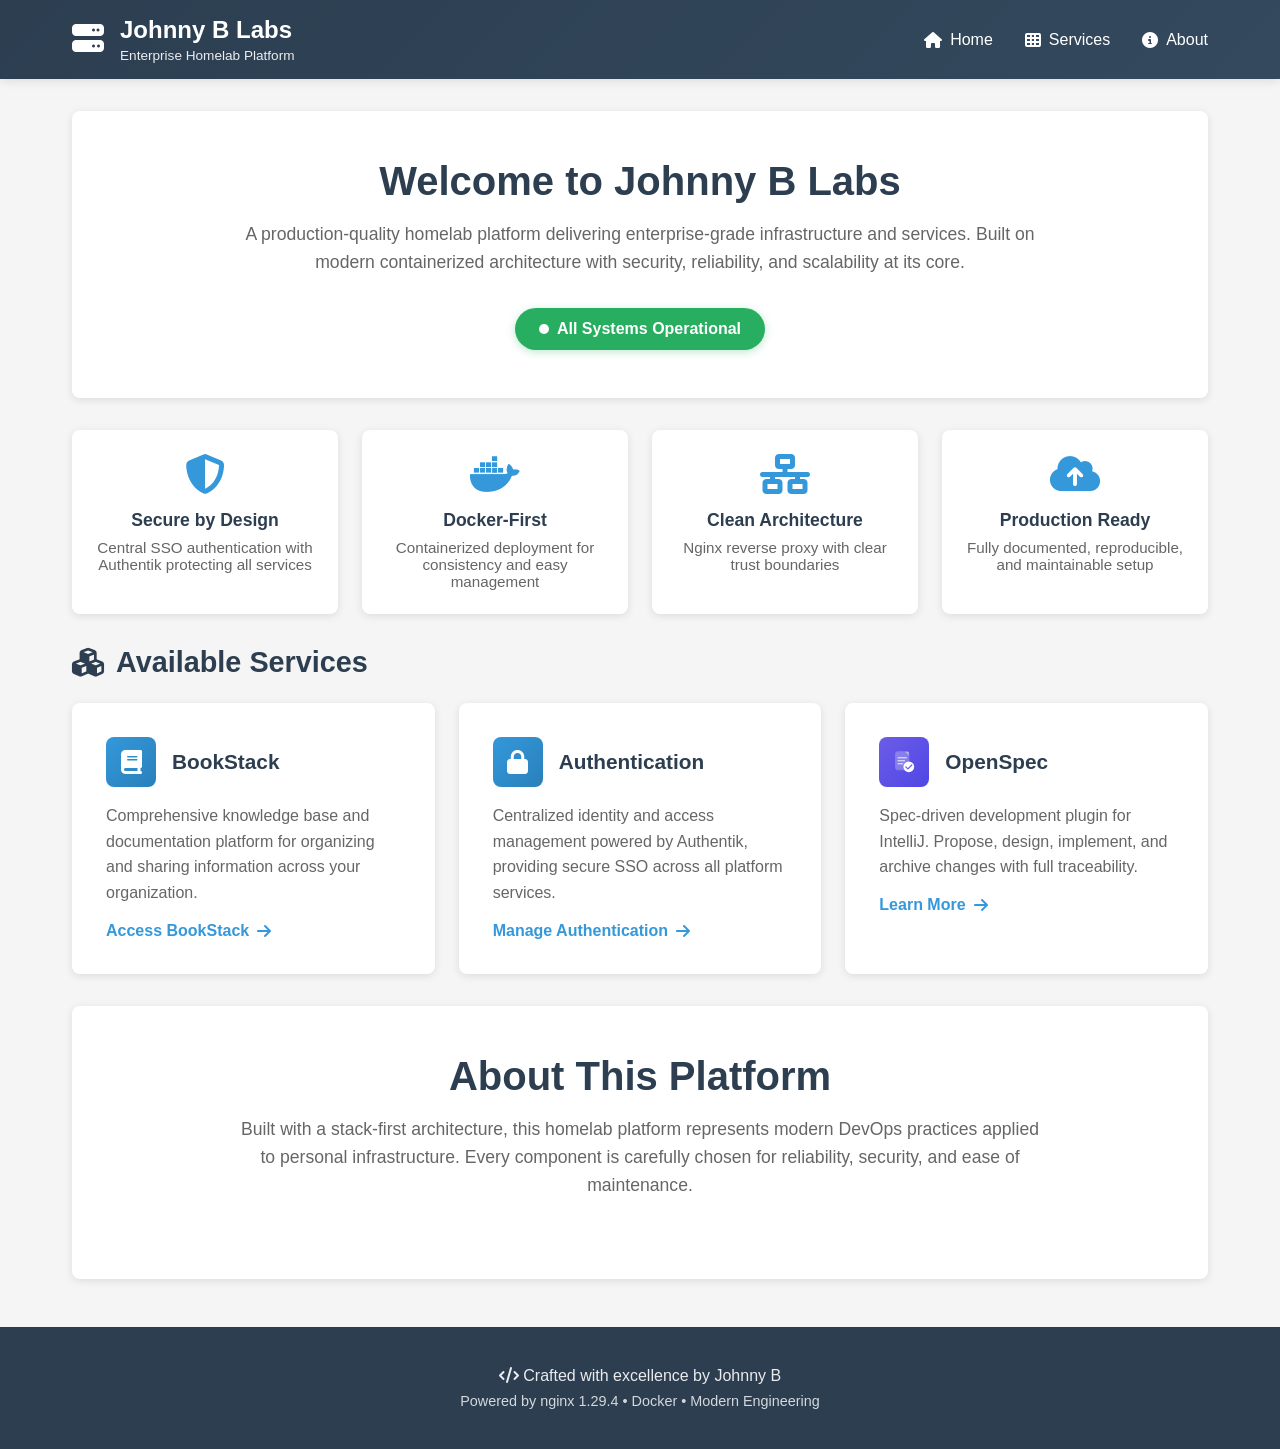
<file: platform/ingress/nginx/etc-nginx-docker/html/index.html>
<!DOCTYPE html>
<html lang="en">
<head>
    <meta charset="UTF-8">
    <meta name="viewport" content="width=device-width, initial-scale=1.0">
    <title>Johnny B Labs - Homelab Platform</title>
    <link rel="stylesheet" href="https://cdnjs.cloudflare.com/ajax/libs/font-awesome/6.5.1/css/all.min.css" integrity="sha384-OLBgp1GsljhM2TJ+sbHjaiH9txEUvgdDTAzHv2P24donTt6/529l+9Ua0vFImLlb" crossorigin="anonymous">
    <style>
        * {
            margin: 0;
            padding: 0;
            box-sizing: border-box;
        }

        body {
            font-family: 'Segoe UI', Tahoma, Geneva, Verdana, sans-serif;
            background: #f5f5f5;
            min-height: 100vh;
        }

        /* Header */
        .header {
            background: linear-gradient(135deg, #2c3e50 0%, #34495e 100%);
            color: white;
            box-shadow: 0 2px 10px rgba(0, 0, 0, 0.1);
            position: sticky;
            top: 0;
            z-index: 1000;
        }

        .header-content {
            max-width: 1200px;
            margin: 0 auto;
            padding: 1rem 2rem;
            display: flex;
            justify-content: space-between;
            align-items: center;
        }

        .logo-container {
            display: flex;
            align-items: center;
            gap: 1rem;
        }

        .logo-icon {
            font-size: 2rem;
        }

        .logo-text h1 {
            font-size: 1.5rem;
            font-weight: 700;
            margin-bottom: 0.25rem;
        }

        .logo-text p {
            font-size: 0.85rem;
            opacity: 0.9;
        }

        /* Navigation */
        nav ul {
            display: flex;
            list-style: none;
            gap: 2rem;
        }

        nav a {
            color: white;
            text-decoration: none;
            font-weight: 500;
            transition: opacity 0.3s;
            display: flex;
            align-items: center;
            gap: 0.5rem;
        }

        nav a:hover {
            opacity: 0.8;
        }

        /* Main Content */
        .main-content {
            max-width: 1200px;
            margin: 2rem auto;
            padding: 0 2rem;
        }

        /* Hero Section */
        .hero {
            background: white;
            border-radius: 8px;
            padding: 3rem;
            margin-bottom: 2rem;
            box-shadow: 0 2px 8px rgba(0, 0, 0, 0.1);
            text-align: center;
        }

        .hero h2 {
            font-size: 2.5rem;
            color: #2c3e50;
            margin-bottom: 1rem;
        }

        .hero p {
            font-size: 1.1rem;
            color: #666;
            line-height: 1.6;
            max-width: 800px;
            margin: 0 auto 2rem;
        }

        /* Status Badge */
        .status-badge {
            display: inline-flex;
            align-items: center;
            gap: 0.5rem;
            background: #27ae60;
            color: white;
            padding: 0.75rem 1.5rem;
            border-radius: 25px;
            font-weight: 600;
            box-shadow: 0 2px 8px rgba(39, 174, 96, 0.3);
        }

        .status-indicator {
            width: 10px;
            height: 10px;
            background: white;
            border-radius: 50%;
            animation: pulse 2s infinite;
        }

        @keyframes pulse {
            0%, 100% { opacity: 1; }
            50% { opacity: 0.5; }
        }

        /* Services Grid */
        .services-section {
            margin-bottom: 2rem;
        }

        .section-title {
            font-size: 1.8rem;
            color: #2c3e50;
            margin-bottom: 1.5rem;
            display: flex;
            align-items: center;
            gap: 0.75rem;
        }

        .services-grid {
            display: grid;
            grid-template-columns: repeat(auto-fit, minmax(300px, 1fr));
            gap: 1.5rem;
        }

        .service-card {
            background: white;
            border-radius: 8px;
            padding: 2rem;
            box-shadow: 0 2px 8px rgba(0, 0, 0, 0.1);
            transition: all 0.3s ease;
            text-decoration: none;
            color: inherit;
            border: 2px solid transparent;
        }

        .service-card:hover {
            transform: translateY(-5px);
            box-shadow: 0 4px 16px rgba(0, 0, 0, 0.15);
            border-color: #3498db;
        }

        .service-header {
            display: flex;
            align-items: center;
            gap: 1rem;
            margin-bottom: 1rem;
        }

        .service-icon {
            width: 50px;
            height: 50px;
            background: linear-gradient(135deg, #3498db 0%, #2980b9 100%);
            border-radius: 8px;
            display: flex;
            align-items: center;
            justify-content: center;
            font-size: 1.5rem;
            color: white;
        }

        .service-card h3 {
            font-size: 1.3rem;
            color: #2c3e50;
            margin: 0;
        }

        .service-card p {
            color: #666;
            line-height: 1.6;
            margin-bottom: 1rem;
        }

        .service-link {
            display: inline-flex;
            align-items: center;
            gap: 0.5rem;
            color: #3498db;
            font-weight: 600;
            text-decoration: none;
        }

        /* Info Cards */
        .info-grid {
            display: grid;
            grid-template-columns: repeat(auto-fit, minmax(250px, 1fr));
            gap: 1.5rem;
            margin-bottom: 2rem;
        }

        .info-card {
            background: white;
            border-radius: 8px;
            padding: 1.5rem;
            box-shadow: 0 2px 8px rgba(0, 0, 0, 0.1);
            text-align: center;
        }

        .info-card i {
            font-size: 2.5rem;
            color: #3498db;
            margin-bottom: 1rem;
        }

        .info-card h4 {
            font-size: 1.1rem;
            color: #2c3e50;
            margin-bottom: 0.5rem;
        }

        .info-card p {
            color: #666;
            font-size: 0.95rem;
        }

        /* Footer */
        .footer {
            background: #2c3e50;
            color: white;
            padding: 2rem;
            margin-top: 3rem;
        }

        .footer-content {
            max-width: 1200px;
            margin: 0 auto;
            text-align: center;
        }

        .footer p {
            margin: 0.5rem 0;
            opacity: 0.9;
        }

        /* Responsive Design */
        @media (max-width: 768px) {
            nav ul {
                gap: 1rem;
                font-size: 0.9rem;
            }

            nav a span {
                display: none;
            }

            .hero h2 {
                font-size: 2rem;
            }

            .hero {
                padding: 2rem 1.5rem;
            }

            .services-grid,
            .info-grid {
                grid-template-columns: 1fr;
            }

            .header-content {
                flex-direction: column;
                gap: 1rem;
            }
        }
    </style>
</head>
<body>
    <!-- Header -->
    <header class="header">
        <div class="header-content">
            <div class="logo-container">
                <div class="logo-icon">
                    <i class="fas fa-server"></i>
                </div>
                <div class="logo-text">
                    <h1>Johnny B Labs</h1>
                    <p>Enterprise Homelab Platform</p>
                </div>
            </div>
            <nav>
                <ul>
                    <li><a href="#home"><i class="fas fa-home"></i> <span>Home</span></a></li>
                    <li><a href="#services"><i class="fas fa-th"></i> <span>Services</span></a></li>
                    <li><a href="#about"><i class="fas fa-info-circle"></i> <span>About</span></a></li>
                </ul>
            </nav>
        </div>
    </header>

    <!-- Main Content -->
    <main class="main-content">
        <!-- Hero Section -->
        <section class="hero" id="home">
            <h2>Welcome to Johnny B Labs</h2>
            <p>
                A production-quality homelab platform delivering enterprise-grade infrastructure 
                and services. Built on modern containerized architecture with security, reliability, 
                and scalability at its core.
            </p>
            <div class="status-badge">
                <div class="status-indicator"></div>
                All Systems Operational
            </div>
        </section>

        <!-- Platform Features -->
        <section class="info-grid">
            <div class="info-card">
                <i class="fas fa-shield-alt"></i>
                <h4>Secure by Design</h4>
                <p>Central SSO authentication with Authentik protecting all services</p>
            </div>
            <div class="info-card">
                <i class="fab fa-docker"></i>
                <h4>Docker-First</h4>
                <p>Containerized deployment for consistency and easy management</p>
            </div>
            <div class="info-card">
                <i class="fas fa-network-wired"></i>
                <h4>Clean Architecture</h4>
                <p>Nginx reverse proxy with clear trust boundaries</p>
            </div>
            <div class="info-card">
                <i class="fas fa-cloud-upload-alt"></i>
                <h4>Production Ready</h4>
                <p>Fully documented, reproducible, and maintainable setup</p>
            </div>
        </section>

        <!-- Services Section -->
        <section class="services-section" id="services">
            <h2 class="section-title">
                <i class="fas fa-cubes"></i>
                Available Services
            </h2>
            <div class="services-grid">
                <a href="https://bookstack.johnnyblabs.com" class="service-card">
                    <div class="service-header">
                        <div class="service-icon">
                            <i class="fas fa-book"></i>
                        </div>
                        <h3>BookStack</h3>
                    </div>
                    <p>
                        Comprehensive knowledge base and documentation platform for organizing 
                        and sharing information across your organization.
                    </p>
                    <div class="service-link">
                        Access BookStack <i class="fas fa-arrow-right"></i>
                    </div>
                </a>

                <a href="https://auth.johnnyblabs.com" class="service-card">
                    <div class="service-header">
                        <div class="service-icon">
                            <i class="fas fa-lock"></i>
                        </div>
                        <h3>Authentication</h3>
                    </div>
                    <p>
                        Centralized identity and access management powered by Authentik,
                        providing secure SSO across all platform services.
                    </p>
                    <div class="service-link">
                        Manage Authentication <i class="fas fa-arrow-right"></i>
                    </div>
                </a>

                <a href="https://openspec.johnnyblabs.com" class="service-card">
                    <div class="service-header">
                        <div class="service-icon" style="background: linear-gradient(135deg, #6C5CE7 0%, #4f46e5 100%);">
                            <svg xmlns="http://www.w3.org/2000/svg" width="24" height="24" viewBox="0 0 32 32">
                                <rect x="4.8" y="2.4" width="17.6" height="24" rx="2.4" fill="white" opacity="0.25" stroke="white" stroke-width="1.2"/>
                                <path d="M17.6 2.4 L22.4 2.4 L22.4 7.2 L17.6 2.4Z" fill="white" opacity="0.4"/>
                                <line x1="8" y1="10.4" x2="19.2" y2="10.4" stroke="white" stroke-width="1.2" stroke-linecap="round"/>
                                <line x1="8" y1="14.4" x2="16.8" y2="14.4" stroke="white" stroke-width="1.2" stroke-linecap="round"/>
                                <line x1="8" y1="18.4" x2="14.4" y2="18.4" stroke="white" stroke-width="1.2" stroke-linecap="round"/>
                                <circle cx="22.4" cy="22.4" r="7.2" fill="white"/>
                                <polyline points="18.4,22.4 21.2,25.2 26.4,20" fill="none" stroke="#6C5CE7" stroke-width="1.6" stroke-linecap="round" stroke-linejoin="round"/>
                            </svg>
                        </div>
                        <h3>OpenSpec</h3>
                    </div>
                    <p>
                        Spec-driven development plugin for IntelliJ. Propose, design,
                        implement, and archive changes with full traceability.
                    </p>
                    <div class="service-link">
                        Learn More <i class="fas fa-arrow-right"></i>
                    </div>
                </a>
            </div>
        </section>

        <!-- About Section -->
        <section class="hero" id="about" style="margin-top: 2rem;">
            <h2>About This Platform</h2>
            <p>
                Built with a stack-first architecture, this homelab platform represents modern 
                DevOps practices applied to personal infrastructure. Every component is carefully 
                chosen for reliability, security, and ease of maintenance.
            </p>
        </section>
    </main>

    <!-- Footer -->
    <footer class="footer">
        <div class="footer-content">
            <p><i class="fas fa-code"></i> Crafted with excellence by Johnny B</p>
            <p style="margin-top: 0.5rem; font-size: 0.9rem; opacity: 0.8;">
                Powered by nginx 1.29.4 • Docker • Modern Engineering
            </p>
        </div>
    </footer>
</body>
</html>
</file>
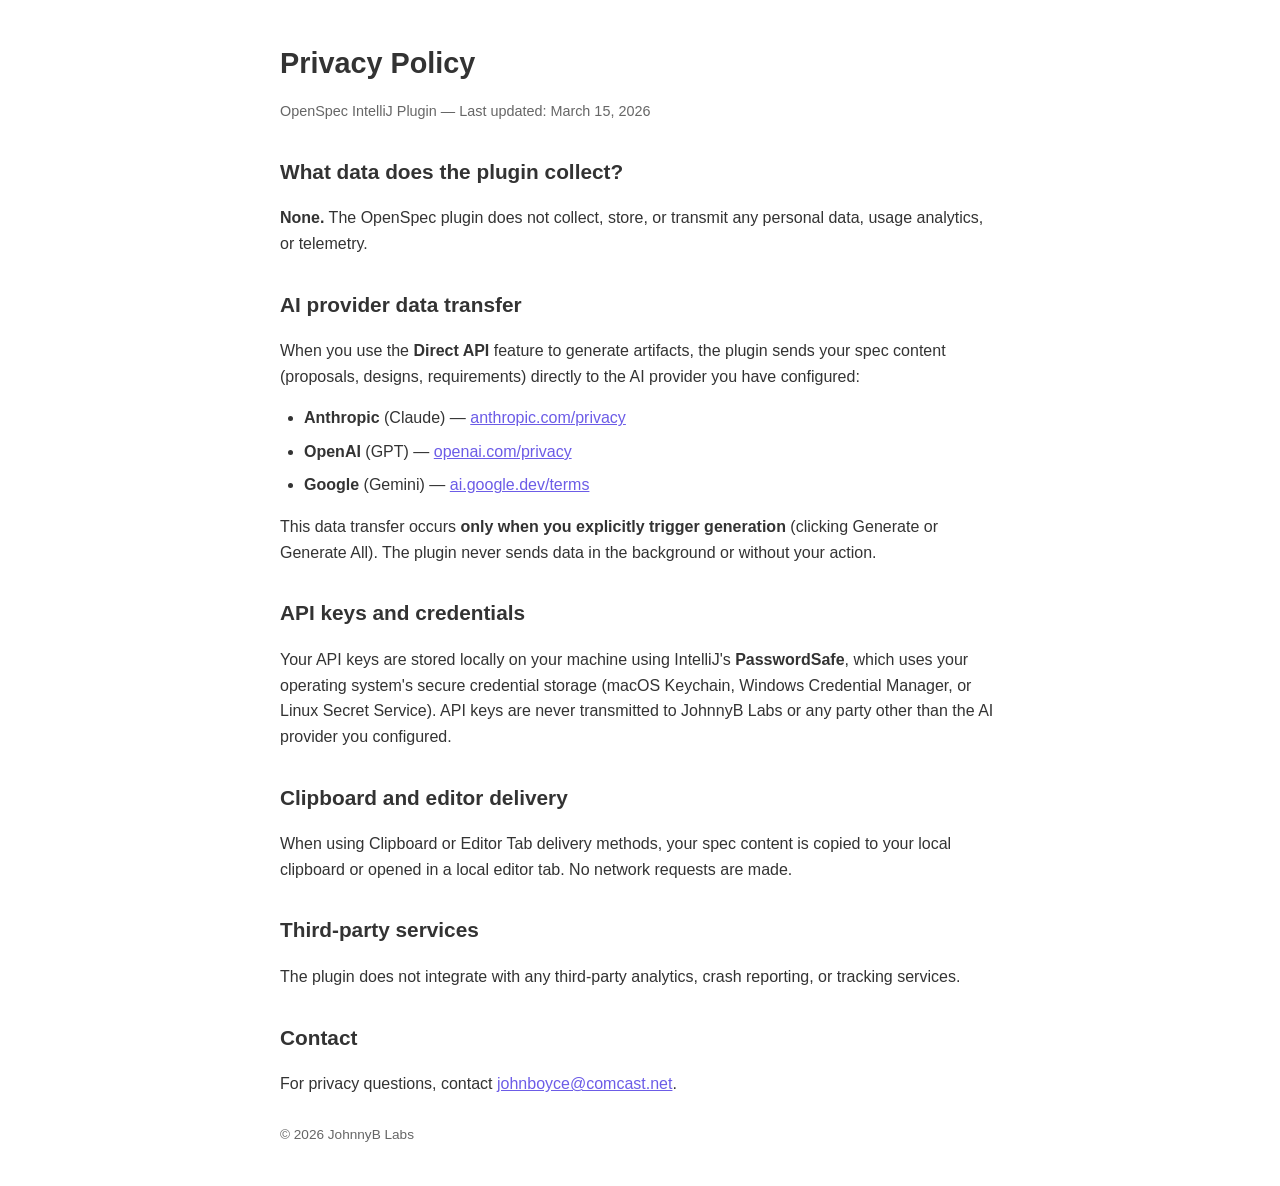
<file: platform/openspec-landing/privacy.html>
<!DOCTYPE html>
<html lang="en">
<head>
    <meta charset="UTF-8">
    <meta name="viewport" content="width=device-width, initial-scale=1.0">
    <title>Privacy Policy — OpenSpec IntelliJ Plugin</title>
    <style>
        body { font-family: -apple-system, BlinkMacSystemFont, 'Segoe UI', Roboto, sans-serif; max-width: 720px; margin: 40px auto; padding: 0 20px; line-height: 1.6; color: #333; }
        h1 { font-size: 1.8em; margin-bottom: 0.2em; }
        h2 { font-size: 1.3em; margin-top: 1.5em; }
        .updated { color: #666; font-size: 0.9em; margin-bottom: 2em; }
        ul { padding-left: 1.5em; }
        li { margin-bottom: 0.5em; }
        a { color: #6C5CE7; }
    </style>
</head>
<body>
    <h1>Privacy Policy</h1>
    <p class="updated">OpenSpec IntelliJ Plugin — Last updated: March 15, 2026</p>

    <h2>What data does the plugin collect?</h2>
    <p><strong>None.</strong> The OpenSpec plugin does not collect, store, or transmit any personal data, usage analytics, or telemetry.</p>

    <h2>AI provider data transfer</h2>
    <p>When you use the <strong>Direct API</strong> feature to generate artifacts, the plugin sends your spec content (proposals, designs, requirements) directly to the AI provider you have configured:</p>
    <ul>
        <li><strong>Anthropic</strong> (Claude) — <a href="https://www.anthropic.com/privacy">anthropic.com/privacy</a></li>
        <li><strong>OpenAI</strong> (GPT) — <a href="https://openai.com/privacy">openai.com/privacy</a></li>
        <li><strong>Google</strong> (Gemini) — <a href="https://ai.google.dev/terms">ai.google.dev/terms</a></li>
    </ul>
    <p>This data transfer occurs <strong>only when you explicitly trigger generation</strong> (clicking Generate or Generate All). The plugin never sends data in the background or without your action.</p>

    <h2>API keys and credentials</h2>
    <p>Your API keys are stored locally on your machine using IntelliJ's <strong>PasswordSafe</strong>, which uses your operating system's secure credential storage (macOS Keychain, Windows Credential Manager, or Linux Secret Service). API keys are never transmitted to JohnnyB Labs or any party other than the AI provider you configured.</p>

    <h2>Clipboard and editor delivery</h2>
    <p>When using Clipboard or Editor Tab delivery methods, your spec content is copied to your local clipboard or opened in a local editor tab. No network requests are made.</p>

    <h2>Third-party services</h2>
    <p>The plugin does not integrate with any third-party analytics, crash reporting, or tracking services.</p>

    <h2>Contact</h2>
    <p>For privacy questions, contact <a href="mailto:johnboyce@comcast.net">johnboyce@comcast.net</a>.</p>

    <p style="margin-top: 2em; color: #666; font-size: 0.85em;">&copy; 2026 JohnnyB Labs</p>
</body>
</html>
</file>
